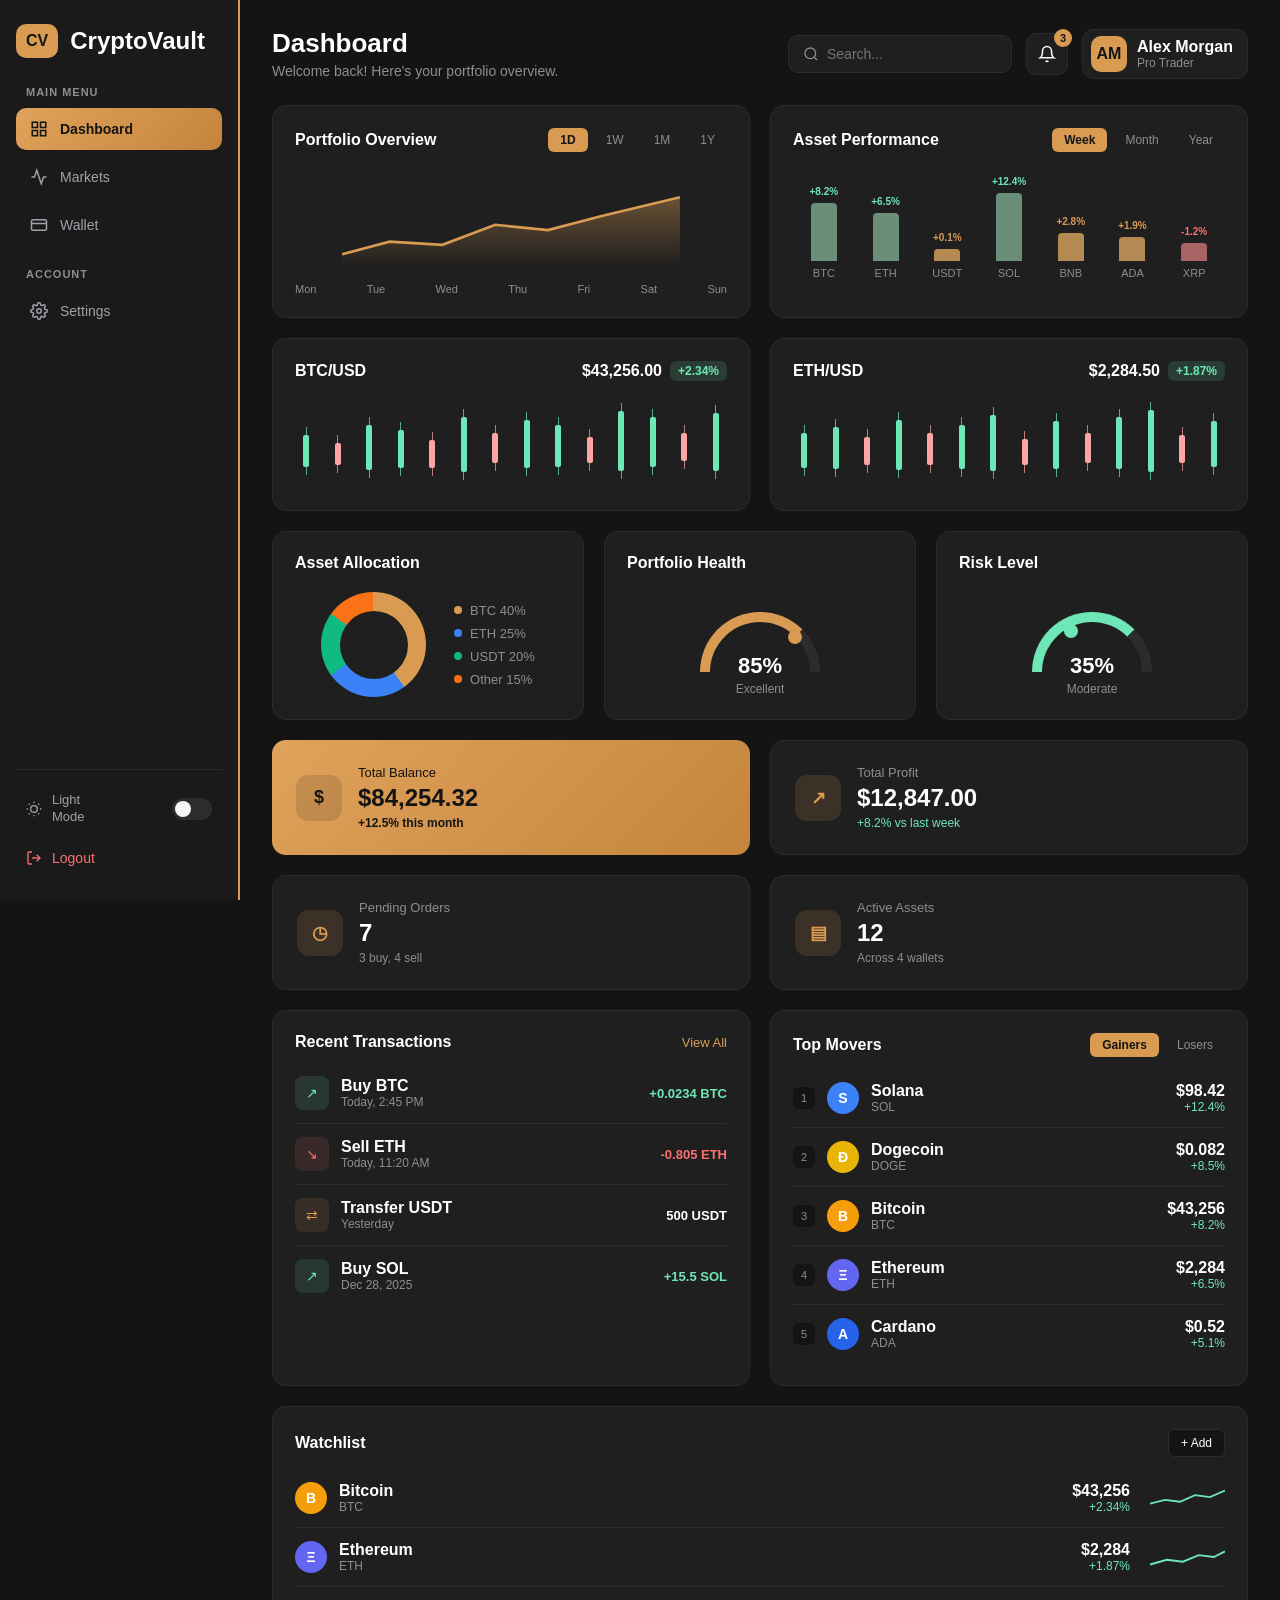
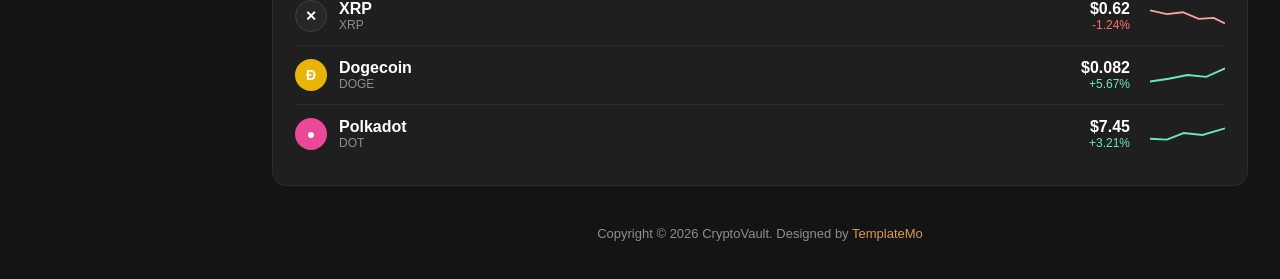
<file: index.html>
<!DOCTYPE html>
<html lang="en">
<head>
  <meta charset="UTF-8">
  <meta name="viewport" content="width=device-width, initial-scale=1.0">
  <title>Dashboard - CryptoVault</title>
  <link rel="stylesheet" href="style.css?v=3">
</head>
<body>
  <input type="checkbox" id="theme-toggle" class="theme-checkbox">
  <div class="app-container">
    <aside class="sidebar">
      <div>
        <div class="logo">
          <span class="logo-icon">CV</span>
          <h2>CryptoVault</h2>
        </div>
        <nav class="menu">
          <p class="menu-title">MAIN MENU</p>
          <a href="index.html" class="menu-item active">
            <svg width="18" height="18" viewBox="0 0 24 24" fill="none" stroke="currentColor" stroke-width="2"><rect x="3" y="3" width="7" height="7"/><rect x="14" y="3" width="7" height="7"/><rect x="14" y="14" width="7" height="7"/><rect x="3" y="14" width="7" height="7"/></svg>
            Dashboard
          </a>
          <a href="#" class="menu-item">
            <svg width="18" height="18" viewBox="0 0 24 24" fill="none" stroke="currentColor" stroke-width="2"><polyline points="22 12 18 12 15 21 9 3 6 12 2 12"/></svg>
            Markets
          </a>
          <a href="#" class="menu-item">
            <svg width="18" height="18" viewBox="0 0 24 24" fill="none" stroke="currentColor" stroke-width="2"><rect x="2" y="5" width="20" height="14" rx="2"/><line x1="2" y1="10" x2="22" y2="10"/></svg>
            Wallet
          </a>
          <p class="menu-title">ACCOUNT</p>
          <a href="settings.html" class="menu-item">
            <svg width="18" height="18" viewBox="0 0 24 24" fill="none" stroke="currentColor" stroke-width="2"><circle cx="12" cy="12" r="3"/><path d="M19.4 15a1.65 1.65 0 0 0 .33 1.82l.06.06a2 2 0 0 1 0 2.83 2 2 0 0 1-2.83 0l-.06-.06a1.65 1.65 0 0 0-1.82-.33 1.65 1.65 0 0 0-1 1.51V21a2 2 0 0 1-2 2 2 2 0 0 1-2-2v-.09A1.65 1.65 0 0 0 9 19.4a1.65 1.65 0 0 0-1.82.33l-.06.06a2 2 0 0 1-2.83 0 2 2 0 0 1 0-2.83l.06-.06a1.65 1.65 0 0 0 .33-1.82 1.65 1.65 0 0 0-1.51-1H3a2 2 0 0 1-2-2 2 2 0 0 1 2-2h.09A1.65 1.65 0 0 0 4.6 9a1.65 1.65 0 0 0-.33-1.82l-.06-.06a2 2 0 0 1 0-2.83 2 2 0 0 1 2.83 0l.06.06a1.65 1.65 0 0 0 1.82.33H9a1.65 1.65 0 0 0 1-1.51V3a2 2 0 0 1 2-2 2 2 0 0 1 2 2v.09a1.65 1.65 0 0 0 1 1.51 1.65 1.65 0 0 0 1.82-.33l.06-.06a2 2 0 0 1 2.83 0 2 2 0 0 1 0 2.83l-.06.06a1.65 1.65 0 0 0-.33 1.82V9a1.65 1.65 0 0 0 1.51 1H21a2 2 0 0 1 2 2 2 2 0 0 1-2 2h-.09a1.65 1.65 0 0 0-1.51 1z"/></svg>
            Settings
          </a>
        </nav>
      </div>
      <div class="sidebar-footer">
        <div class="sidebar-divider"></div>
        <label for="theme-toggle" class="theme-switch-row">
          <span class="theme-label">
            <svg width="16" height="16" viewBox="0 0 24 24" fill="none" stroke="currentColor" stroke-width="2"><circle cx="12" cy="12" r="5"/><line x1="12" y1="1" x2="12" y2="3"/><line x1="12" y1="21" x2="12" y2="23"/><line x1="4.22" y1="4.22" x2="5.64" y2="5.64"/><line x1="18.36" y1="18.36" x2="19.78" y2="19.78"/><line x1="1" y1="12" x2="3" y2="12"/><line x1="21" y1="12" x2="23" y2="12"/><line x1="4.22" y1="19.78" x2="5.64" y2="18.36"/><line x1="18.36" y1="5.64" x2="19.78" y2="4.22"/></svg>
            <span>Light<br>Mode</span>
          </span>
          <span class="toggle-pill"></span>
        </label>
        <a href="login.html" class="logout-link">
          <svg width="16" height="16" viewBox="0 0 24 24" fill="none" stroke="currentColor" stroke-width="2"><path d="M9 21H5a2 2 0 0 1-2-2V5a2 2 0 0 1 2-2h4"/><polyline points="16 17 21 12 16 7"/><line x1="21" y1="12" x2="9" y2="12"/></svg>
          Logout
        </a>
      </div>
    </aside>
    <div class="main-wrapper">
      <header class="topbar">
        <div class="welcome-text">
          <h1>Dashboard</h1>
          <p>Welcome back! Here's your portfolio overview.</p>
        </div>
        <div class="topbar-actions">
          <div class="search-wrap">
            <svg width="16" height="16" viewBox="0 0 24 24" fill="none" stroke="currentColor" stroke-width="2"><circle cx="11" cy="11" r="8"/><line x1="21" y1="21" x2="16.65" y2="16.65"/></svg>
            <input type="text" placeholder="Search..." class="search-input">
          </div>
          <button class="notif-btn">
            <svg width="18" height="18" viewBox="0 0 24 24" fill="none" stroke="currentColor" stroke-width="2"><path d="M18 8A6 6 0 0 0 6 8c0 7-3 9-3 9h18s-3-2-3-9"/><path d="M13.73 21a2 2 0 0 1-3.46 0"/></svg>
            <span class="notif-dot">3</span>
          </button>
          <div class="user-profile">
            <span class="avatar">AM</span>
            <div>
              <strong>Alex Morgan</strong>
              <small>Pro Trader</small>
            </div>
          </div>
        </div>
      </header>

      <main class="dashboard-content">
        <section class="overview-grid">
          <div class="card">
            <div class="section-head">
              <h4>Portfolio Overview</h4>
              <div class="pill-tabs">
                <span class="pill active">1D</span><span class="pill">1W</span><span class="pill">1M</span><span class="pill">1Y</span>
              </div>
            </div>
            <div class="area-chart-wrap">
              <svg viewBox="0 0 320 90" class="area-svg">
                <defs>
                  <linearGradient id="goldGrad" x1="0" y1="0" x2="0" y2="1">
                    <stop offset="0%" stop-color="#d99b52" stop-opacity="0.4"/>
                    <stop offset="100%" stop-color="#d99b52" stop-opacity="0"/>
                  </linearGradient>
                </defs>
                <polygon fill="url(#goldGrad)" points="0,78 45,66 95,69 145,50 195,55 245,42 320,24 320,90 0,90"/>
                <polyline fill="none" stroke="#d99b52" stroke-width="2.5" points="0,78 45,66 95,69 145,50 195,55 245,42 320,24"/>
              </svg>
            </div>
            <div class="chart-days"><span>Mon</span><span>Tue</span><span>Wed</span><span>Thu</span><span>Fri</span><span>Sat</span><span>Sun</span></div>
          </div>

          <div class="card">
            <div class="section-head">
              <h4>Asset Performance</h4>
              <div class="pill-tabs">
                <span class="pill active">Week</span><span class="pill">Month</span><span class="pill">Year</span>
              </div>
            </div>
            <div class="perf-bars">
              <div class="perf-col"><small class="pos-txt">+8.2%</small><div class="p-bar b-green" style="height: 58px;"></div><span>BTC</span></div>
              <div class="perf-col"><small class="pos-txt">+6.5%</small><div class="p-bar b-green" style="height: 48px;"></div><span>ETH</span></div>
              <div class="perf-col"><small class="neu-txt">+0.1%</small><div class="p-bar b-gold" style="height: 12px;"></div><span>USDT</span></div>
              <div class="perf-col"><small class="pos-txt">+12.4%</small><div class="p-bar b-green" style="height: 68px;"></div><span>SOL</span></div>
              <div class="perf-col"><small class="neu-txt">+2.8%</small><div class="p-bar b-gold" style="height: 28px;"></div><span>BNB</span></div>
              <div class="perf-col"><small class="neu-txt">+1.9%</small><div class="p-bar b-gold" style="height: 24px;"></div><span>ADA</span></div>
              <div class="perf-col"><small class="neg-txt">-1.2%</small><div class="p-bar b-red" style="height: 18px;"></div><span>XRP</span></div>
            </div>
          </div>
        </section>

        <section class="crypto-grid">
          <div class="card crypto-card">
            <div class="crypto-header">
              <h4>BTC/USD</h4>
              <div class="crypto-price-box"><span class="price-val">$43,256.00</span><span class="badge-pos">+2.34%</span></div>
            </div>
            <div class="candlestick-chart">
              <div class="candle green" style="--h: 32px; --mt: 30px;"></div>
              <div class="candle red" style="--h: 22px; --mt: 38px;"></div>
              <div class="candle green" style="--h: 45px; --mt: 20px;"></div>
              <div class="candle green" style="--h: 38px; --mt: 25px;"></div>
              <div class="candle red" style="--h: 28px; --mt: 35px;"></div>
              <div class="candle green" style="--h: 55px; --mt: 12px;"></div>
              <div class="candle red" style="--h: 30px; --mt: 28px;"></div>
              <div class="candle green" style="--h: 48px; --mt: 15px;"></div>
              <div class="candle green" style="--h: 42px; --mt: 20px;"></div>
              <div class="candle red" style="--h: 26px; --mt: 32px;"></div>
              <div class="candle green" style="--h: 60px; --mt: 6px;"></div>
              <div class="candle green" style="--h: 50px; --mt: 12px;"></div>
              <div class="candle red" style="--h: 28px; --mt: 28px;"></div>
              <div class="candle green" style="--h: 58px; --mt: 8px;"></div>
            </div>
          </div>

          <div class="card crypto-card">
            <div class="crypto-header">
              <h4>ETH/USD</h4>
              <div class="crypto-price-box"><span class="price-val">$2,284.50</span><span class="badge-pos">+1.87%</span></div>
            </div>
            <div class="candlestick-chart">
              <div class="candle green" style="--h: 35px; --mt: 28px;"></div>
              <div class="candle green" style="--h: 42px; --mt: 22px;"></div>
              <div class="candle red" style="--h: 28px; --mt: 32px;"></div>
              <div class="candle green" style="--h: 50px; --mt: 15px;"></div>
              <div class="candle red" style="--h: 32px; --mt: 28px;"></div>
              <div class="candle green" style="--h: 44px; --mt: 20px;"></div>
              <div class="candle green" style="--h: 56px; --mt: 10px;"></div>
              <div class="candle red" style="--h: 26px; --mt: 34px;"></div>
              <div class="candle green" style="--h: 48px; --mt: 16px;"></div>
              <div class="candle red" style="--h: 30px; --mt: 28px;"></div>
              <div class="candle green" style="--h: 52px; --mt: 12px;"></div>
              <div class="candle green" style="--h: 62px; --mt: 5px;"></div>
              <div class="candle red" style="--h: 28px; --mt: 30px;"></div>
              <div class="candle green" style="--h: 46px; --mt: 16px;"></div>
            </div>
          </div>
        </section>
        <section class="bottom-grid">
          <div class="card">
            <h4>Asset Allocation</h4>
            <div class="allocation-body">
              <div class="donut-chart"></div>
              <ul class="allocation-legend">
                <li><span class="dot c-btc"></span> BTC 40%</li>
                <li><span class="dot c-eth"></span> ETH 25%</li>
                <li><span class="dot c-usdt"></span> USDT 20%</li>
                <li><span class="dot c-other"></span> Other 15%</li>
              </ul>
            </div>
          </div>
          <div class="card center-card">
            <h4 class="self-start">Portfolio Health</h4>
            <div class="gauge-wrap">
              <div class="gauge-arc health-arc"><span class="gauge-knob health-knob"></span></div>
              <div class="gauge-text"><strong>85%</strong><small>Excellent</small></div>
            </div>
          </div>
          <div class="card center-card">
            <h4 class="self-start">Risk Level</h4>
            <div class="gauge-wrap">
              <div class="gauge-arc risk-arc"><span class="gauge-knob risk-knob"></span></div>
              <div class="gauge-text"><strong>35%</strong><small>Moderate</small></div>
            </div>
          </div>
        </section>

        <section class="stats-grid-2x2">
          <div class="card stat-card highlight-card">
            <div class="stat-icon dark-tint">$</div>
            <div class="stat-info"><span>Total Balance</span><h3>$84,254.32</h3><small>+12.5% this month</small></div>
          </div>
          <div class="card stat-card">
            <div class="stat-icon accent-tint">↗</div>
            <div class="stat-info"><span>Total Profit</span><h3>$12,847.00</h3><small class="positive">+8.2% vs last week</small></div>
          </div>
          <div class="card stat-card">
            <div class="stat-icon accent-tint">◷</div>
            <div class="stat-info"><span>Pending Orders</span><h3>7</h3><small>3 buy, 4 sell</small></div>
          </div>
          <div class="card stat-card">
            <div class="stat-icon accent-tint">▤</div>
            <div class="stat-info"><span>Active Assets</span><h3>12</h3><small>Across 4 wallets</small></div>
          </div>
        </section>

        <section class="activity-grid">
          <div class="card">
            <div class="section-head"><h4>Recent Transactions</h4><a href="#" class="view-all">View All</a></div>
            <div class="tx-list">
              <div class="tx-item">
                <div class="tx-left"><span class="tx-icon buy">↗</span><div><strong>Buy BTC</strong><small>Today, 2:45 PM</small></div></div>
                <span class="tx-amount positive">+0.0234 BTC</span>
              </div>
              <div class="tx-item">
                <div class="tx-left"><span class="tx-icon sell">↘</span><div><strong>Sell ETH</strong><small>Today, 11:20 AM</small></div></div>
                <span class="tx-amount negative">-0.805 ETH</span>
              </div>
              <div class="tx-item">
                <div class="tx-left"><span class="tx-icon transfer">⇄</span><div><strong>Transfer USDT</strong><small>Yesterday</small></div></div>
                <span class="tx-amount">500 USDT</span>
              </div>
              <div class="tx-item">
                <div class="tx-left"><span class="tx-icon buy">↗</span><div><strong>Buy SOL</strong><small>Dec 28, 2025</small></div></div>
                <span class="tx-amount positive">+15.5 SOL</span>
              </div>
            </div>
          </div>

          <div class="card">
            <div class="section-head">
              <h4>Top Movers</h4>
              <div class="pill-tabs"><span class="pill active">Gainers</span><span class="pill">Losers</span></div>
            </div>
            <div class="movers-list">
              <div class="mover-item">
                <div class="mover-left"><span class="rank">1</span><span class="coin-badge sol">S</span><div><strong>Solana</strong><small>SOL</small></div></div>
                <div class="mover-right"><strong>$98.42</strong><small class="positive">+12.4%</small></div>
              </div>
              <div class="mover-item">
                <div class="mover-left"><span class="rank">2</span><span class="coin-badge doge">Ð</span><div><strong>Dogecoin</strong><small>DOGE</small></div></div>
                <div class="mover-right"><strong>$0.082</strong><small class="positive">+8.5%</small></div>
              </div>
              <div class="mover-item">
                <div class="mover-left"><span class="rank">3</span><span class="coin-badge btc">B</span><div><strong>Bitcoin</strong><small>BTC</small></div></div>
                <div class="mover-right"><strong>$43,256</strong><small class="positive">+8.2%</small></div>
              </div>
              <div class="mover-item">
                <div class="mover-left"><span class="rank">4</span><span class="coin-badge eth">Ξ</span><div><strong>Ethereum</strong><small>ETH</small></div></div>
                <div class="mover-right"><strong>$2,284</strong><small class="positive">+6.5%</small></div>
              </div>
              <div class="mover-item">
                <div class="mover-left"><span class="rank">5</span><span class="coin-badge ada">A</span><div><strong>Cardano</strong><small>ADA</small></div></div>
                <div class="mover-right"><strong>$0.52</strong><small class="positive">+5.1%</small></div>
              </div>
            </div>
          </div>
        </section>

        <section class="card">
          <div class="section-head"><h4>Watchlist</h4><button class="add-btn">+ Add</button></div>
          <div class="watchlist">
            <div class="watch-row">
              <div class="watch-coin"><span class="coin-badge btc">B</span><div><strong>Bitcoin</strong><small>BTC</small></div></div>
              <div class="watch-right">
                <div class="watch-price"><strong>$43,256</strong><small class="positive">+2.34%</small></div>
                <svg class="sparkline pos" viewBox="0 0 80 24"><polyline fill="none" stroke-width="2" points="0,18 16,14 32,16 48,9 64,11 80,4"/></svg>
              </div>
            </div>
            <div class="watch-row">
              <div class="watch-coin"><span class="coin-badge eth">Ξ</span><div><strong>Ethereum</strong><small>ETH</small></div></div>
              <div class="watch-right">
                <div class="watch-price"><strong>$2,284</strong><small class="positive">+1.87%</small></div>
                <svg class="sparkline pos" viewBox="0 0 80 24"><polyline fill="none" stroke-width="2" points="0,20 18,15 35,17 52,10 68,12 80,6"/></svg>
              </div>
            </div>
            <div class="watch-row">
              <div class="watch-coin"><span class="coin-badge xrp">✕</span><div><strong>XRP</strong><small>XRP</small></div></div>
              <div class="watch-right">
                <div class="watch-price"><strong>$0.62</strong><small class="negative">-1.24%</small></div>
                <svg class="sparkline neg" viewBox="0 0 80 24"><polyline fill="none" stroke-width="2" points="0,6 18,10 35,8 52,15 68,14 80,20"/></svg>
              </div>
            </div>
            <div class="watch-row">
              <div class="watch-coin"><span class="coin-badge doge">Ð</span><div><strong>Dogecoin</strong><small>DOGE</small></div></div>
              <div class="watch-right">
                <div class="watch-price"><strong>$0.082</strong><small class="positive">+5.67%</small></div>
                <svg class="sparkline pos" viewBox="0 0 80 24"><polyline fill="none" stroke-width="2" points="0,19 20,16 40,12 60,14 80,5"/></svg>
              </div>
            </div>
            <div class="watch-row">
              <div class="watch-coin"><span class="coin-badge dot">●</span><div><strong>Polkadot</strong><small>DOT</small></div></div>
              <div class="watch-right">
                <div class="watch-price"><strong>$7.45</strong><small class="positive">+3.21%</small></div>
                <svg class="sparkline pos" viewBox="0 0 80 24"><polyline fill="none" stroke-width="2" points="0,17 18,18 36,11 56,13 80,6"/></svg>
              </div>
            </div>
          </div>
        </section>

        <footer class="main-footer">Copyright © 2026 CryptoVault. Designed by <span>TemplateMo</span></footer>
      </main>
    </div>
  </div>
</body>
</html>
</file>
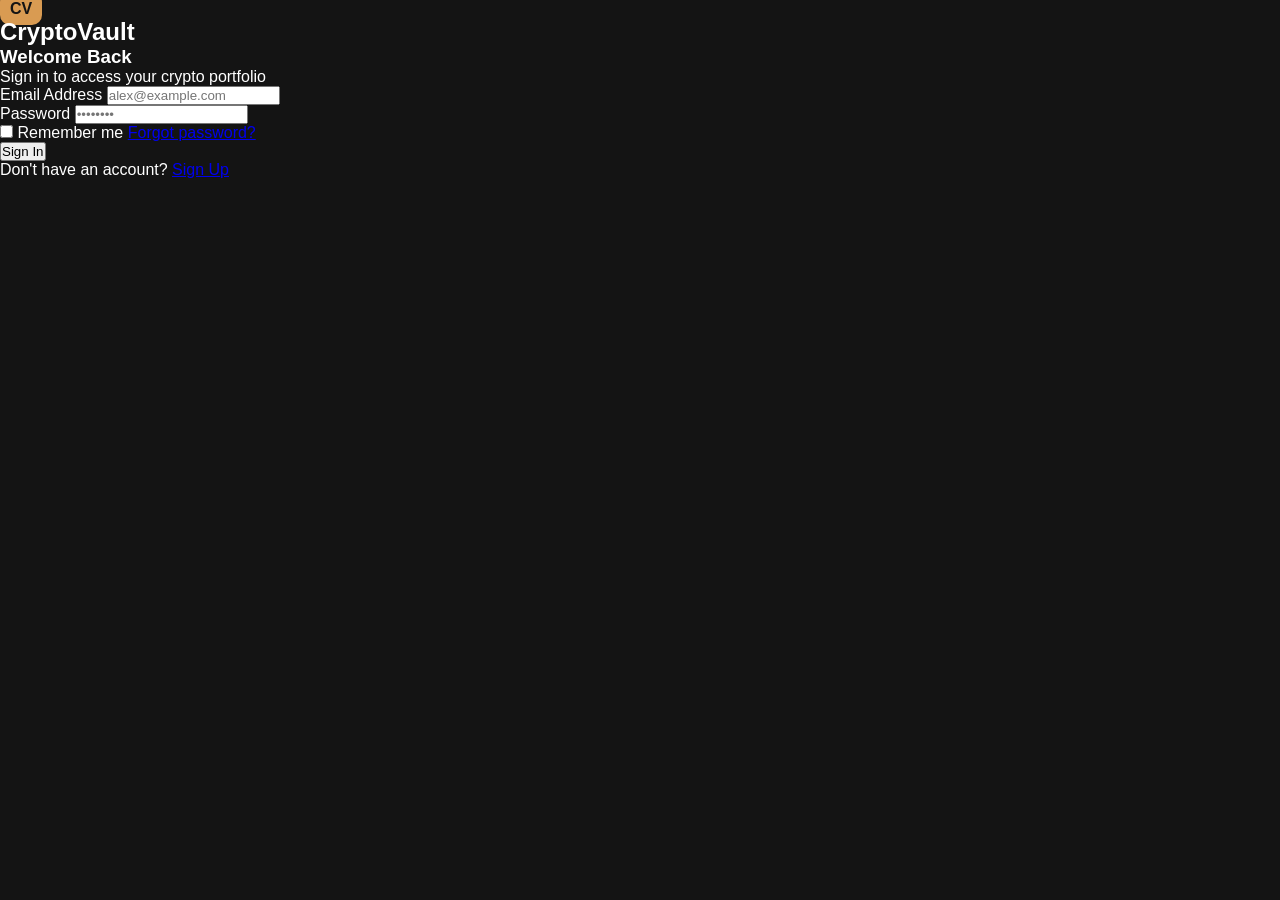
<file: login.html>
<!DOCTYPE html>
<html lang="en">
<head>
  <meta charset="UTF-8">
  <meta name="viewport" content="width=device-width, initial-scale=1.0">
  <title>CryptoVault - Sign In</title>
  <link rel="stylesheet" href="style.css">
</head>
<body class="auth-body">

  <div class="auth-card">
    <div class="auth-logo">
      <span class="logo-icon">CV</span>
      <h2>CryptoVault</h2>
    </div>

    <div class="auth-header">
      <h3>Welcome Back</h3>
      <p>Sign in to access your crypto portfolio</p>
    </div>

    <!-- نموذج تسجيل الدخول مع التحقق HTML5 -->
    <form action="index.html" class="auth-form">
      <div class="form-group">
        <label>Email Address</label>
        <input type="email" placeholder="alex@example.com" required class="auth-input">
      </div>

      <div class="form-group">
        <label>Password</label>
        <input type="password" placeholder="••••••••" minlength="6" required class="auth-input">
      </div>

      <div class="auth-options">
        <label class="remember-label">
          <input type="checkbox"> Remember me
        </label>
        <a href="#" class="auth-link">Forgot password?</a>
      </div>

      <button type="submit" class="btn-primary full-width">Sign In</button>
    </form>

    <p class="auth-footer">
      Don't have an account? <a href="signup.html" class="auth-link">Sign Up</a>
    </p>
  </div>

</body>
</html>
</file>
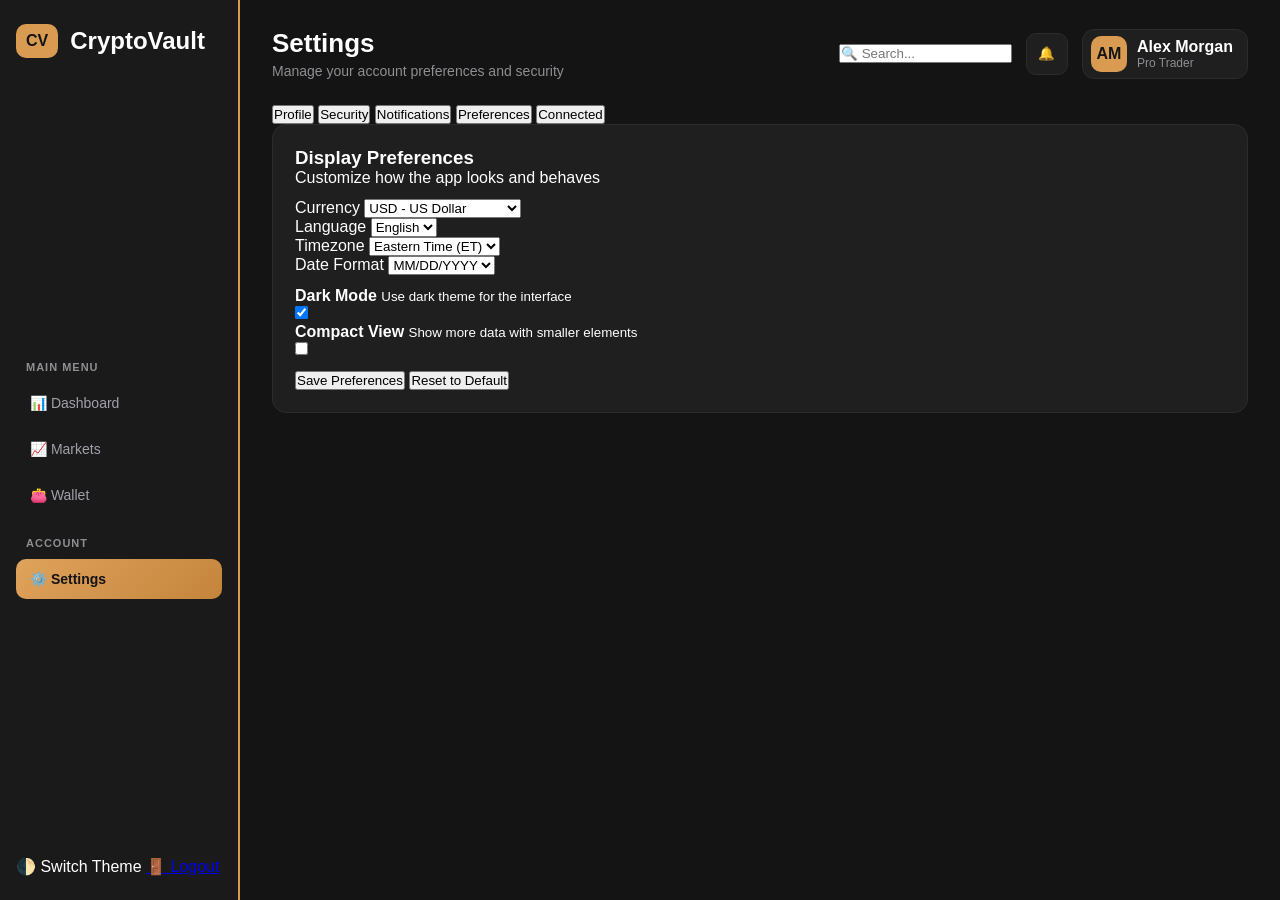
<file: settings.html>
<!DOCTYPE html>
<html lang="en">
<head>
  <meta charset="UTF-8">
  <meta name="viewport" content="width=device-width, initial-scale=1.0">
  <title>CryptoVault - Settings</title>
  <link rel="stylesheet" href="style.css">
</head>
<body>

  <input type="checkbox" id="theme-toggle" class="theme-checkbox">

  <div class="app-container">
    
    <!-- نفس القائمة الجانبية -->
    <aside class="sidebar">
      <div class="logo">
        <span class="logo-icon">CV</span>
        <h2>CryptoVault</h2>
      </div>

      <nav class="menu">
        <p class="menu-title">MAIN MENU</p>
        <a href="index.html" class="menu-item">📊 Dashboard</a>
        <a href="#" class="menu-item">📈 Markets</a>
        <a href="#" class="menu-item">👛 Wallet</a>

        <p class="menu-title">ACCOUNT</p>
        <a href="settings.html" class="menu-item active">⚙️ Settings</a>
      </nav>

      <div class="sidebar-footer">
        <label for="theme-toggle" class="theme-btn">🌓 Switch Theme</label>
        <a href="login.html" class="logout-btn">🚪 Logout</a>
      </div>
    </aside>

    <!-- المحتوى الرئيسي للإعدادات -->
    <div class="main-wrapper">
      
      <header class="topbar">
        <div class="welcome-text">
          <h1>Settings</h1>
          <p>Manage your account preferences and security</p>
        </div>

        <div class="topbar-actions">
          <input type="text" placeholder="🔍 Search..." class="search-box">
          <button class="notif-btn">🔔</button>
          <div class="user-profile">
            <span class="avatar">AM</span>
            <div>
              <strong>Alex Morgan</strong>
              <small>Pro Trader</small>
            </div>
          </div>
        </div>
      </header>

      <main class="settings-content">
        
        <!-- شريط التبويبات العلوي -->
        <div class="settings-tabs">
          <button class="tab-btn">Profile</button>
          <button class="tab-btn">Security</button>
          <button class="tab-btn">Notifications</button>
          <button class="tab-btn active">Preferences</button>
          <button class="tab-btn">Connected</button>
        </div>

        <!-- بطاقة إعدادات العرض -->
        <div class="card settings-card">
          <div class="settings-header">
            <h3>Display Preferences</h3>
            <span>Customize how the app looks and behaves</span>
          </div>

          <!-- القوائم المنسدلة الأربعة -->
          <div class="form-grid">
            <div class="form-group">
              <label>Currency</label>
              <select class="form-select">
                <option>USD - US Dollar</option>
                <option>EUR - Euro</option>
                <option>EGP - Egyptian Pound</option>
              </select>
            </div>

            <div class="form-group">
              <label>Language</label>
              <select class="form-select">
                <option>English</option>
                <option>Arabic</option>
                <option>French</option>
              </select>
            </div>

            <div class="form-group">
              <label>Timezone</label>
              <select class="form-select">
                <option>Eastern Time (ET)</option>
                <option>Cairo Time (EET)</option>
                <option>London (GMT)</option>
              </select>
            </div>

            <div class="form-group">
              <label>Date Format</label>
              <select class="form-select">
                <option>MM/DD/YYYY</option>
                <option>DD/MM/YYYY</option>
                <option>YYYY-MM-DD</option>
              </select>
            </div>
          </div>

          <!-- أزرار التبديل (Toggles) -->
          <div class="toggle-list">
            <div class="toggle-item">
              <div>
                <strong>Dark Mode</strong>
                <small>Use dark theme for the interface</small>
              </div>
              <input type="checkbox" checked class="switch-input">
            </div>

            <div class="toggle-item">
              <div>
                <strong>Compact View</strong>
                <small>Show more data with smaller elements</small>
              </div>
              <input type="checkbox" class="switch-input">
            </div>
          </div>

          <!-- أزرار الحفظ وإعادة الضبط -->
          <div class="settings-actions">
            <button class="btn-primary">Save Preferences</button>
            <button class="btn-secondary">Reset to Default</button>
          </div>
        </div>

      </main>
    </div>

  </div>
</body>
</html>
</file>
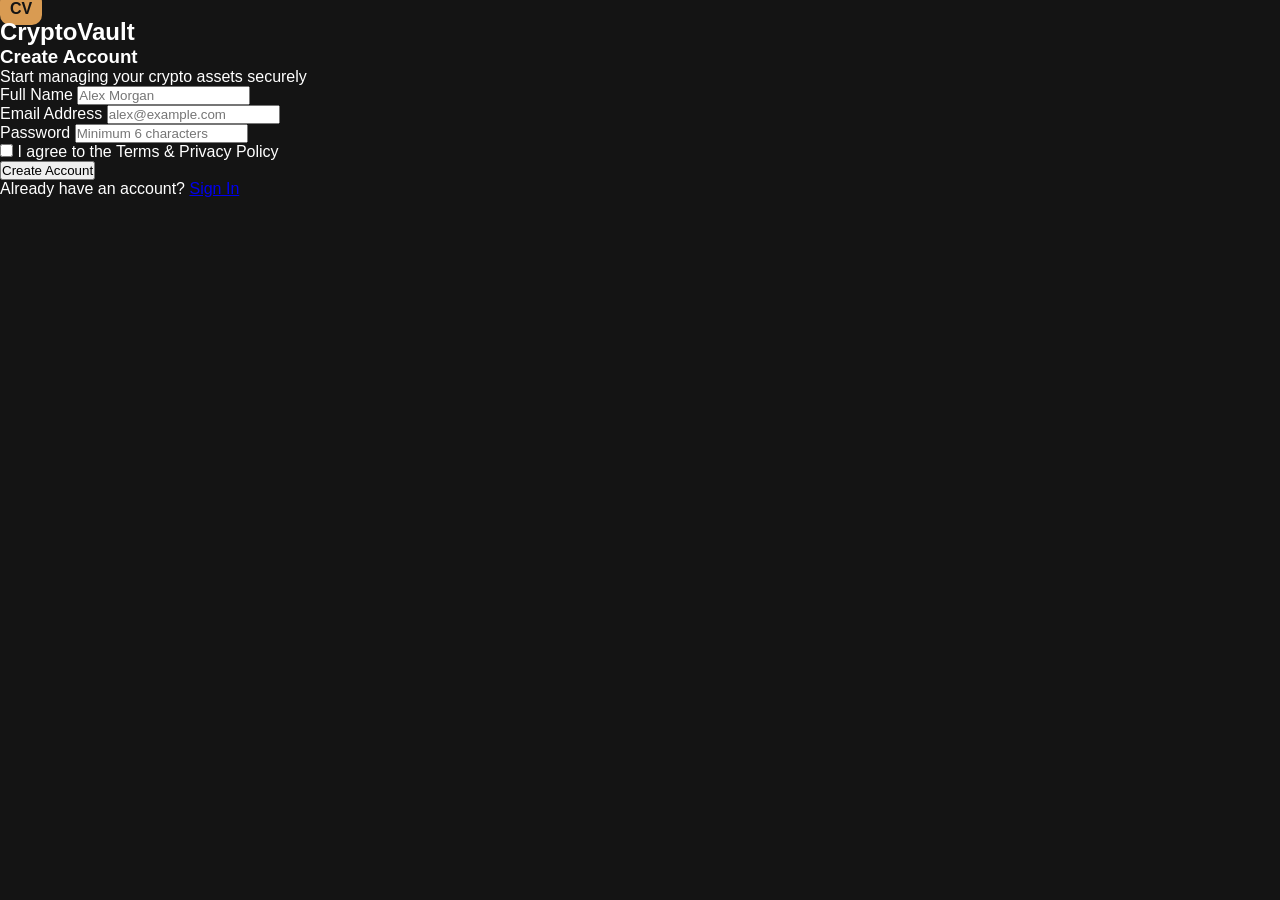
<file: signup.html>
<!DOCTYPE html>
<html lang="en">
<head>
  <meta charset="UTF-8">
  <meta name="viewport" content="width=device-width, initial-scale=1.0">
  <title>CryptoVault - Sign Up</title>
  <link rel="stylesheet" href="style.css">
</head>
<body class="auth-body">

  <div class="auth-card">
    <div class="auth-logo">
      <span class="logo-icon">CV</span>
      <h2>CryptoVault</h2>
    </div>

    <div class="auth-header">
      <h3>Create Account</h3>
      <p>Start managing your crypto assets securely</p>
    </div>

    <!-- نموذج إنشاء حساب مع التحقق HTML5 -->
    <form action="index.html" class="auth-form">
      <div class="form-group">
        <label>Full Name</label>
        <input type="text" placeholder="Alex Morgan" minlength="3" required class="auth-input">
      </div>

      <div class="form-group">
        <label>Email Address</label>
        <input type="email" placeholder="alex@example.com" required class="auth-input">
      </div>

      <div class="form-group">
        <label>Password</label>
        <input type="password" placeholder="Minimum 6 characters" minlength="6" required class="auth-input">
      </div>

      <div class="auth-options">
        <label class="remember-label">
          <input type="checkbox" required> I agree to the Terms & Privacy Policy
        </label>
      </div>

      <button type="submit" class="btn-primary full-width">Create Account</button>
    </form>

    <p class="auth-footer">
      Already have an account? <a href="login.html" class="auth-link">Sign In</a>
    </p>
  </div>

</body>
</html>
</file>
<file: style.css>
:root {
  --bg-main: #141414;
  --bg-sidebar: #1a1a1a;
  --bg-card: #1f1f1f;
  --text-main: #ffffff;
  --text-muted: #8e8e93;
  --accent: #d99b52;
  --border-color: #2c2c2e;
  --positive: #6ee7b7;
  --negative: #f87171;
}

.theme-checkbox { display: none; }

.theme-checkbox:checked ~ .app-container {
  --bg-main: #f3f4f6;
  --bg-sidebar: #ffffff;
  --bg-card: #ffffff;
  --text-main: #111827;
  --text-muted: #6b7280;
  --border-color: #e5e7eb;
}

* { margin: 0; padding: 0; box-sizing: border-box; font-family: 'Segoe UI', Tahoma, Geneva, Verdana, sans-serif; }
body { background-color: var(--bg-main); color: var(--text-main); overflow-x: hidden; }
.app-container { display: flex; min-height: 100vh; background-color: var(--bg-main); color: var(--text-main); transition: 0.3s; }

.sidebar {
  width: 240px; position: fixed; top: 0; left: 0; bottom: 0;
  background-color: var(--bg-sidebar); border-right: 2px solid var(--accent);
  padding: 24px 16px; display: flex; flex-direction: column; justify-content: space-between; z-index: 100;
}

.logo { display: flex; align-items: center; gap: 12px; margin-bottom: 28px; }
.logo-icon { background-color: var(--accent); color: #141414; font-weight: 800; padding: 8px 10px; border-radius: 10px; }
.menu-title { font-size: 11px; color: var(--text-muted); margin: 22px 0 10px 10px; letter-spacing: 1px; font-weight: 600; }

.menu-item {
  display: flex; align-items: center; gap: 12px; padding: 12px 14px;
  color: #a1a1aa; text-decoration: none; border-radius: 10px; margin-bottom: 6px; font-size: 14px; transition: 0.2s;
}
.menu-item:hover { background-color: #27272a; color: #ffffff; }
.menu-item.active { background: linear-gradient(135deg, #e0a35c, #c4843c); color: #141414; font-weight: 700; }

.sidebar-divider { height: 1px; background-color: var(--border-color); margin-bottom: 14px; }
.theme-switch-row { display: flex; justify-content: space-between; align-items: center; padding: 8px 10px; color: #a1a1aa; font-size: 13px; cursor: pointer; }
.theme-label { display: flex; align-items: center; gap: 10px; line-height: 1.3; }
.toggle-pill { width: 40px; height: 22px; background-color: #2c2c2e; border-radius: 999px; position: relative; transition: 0.3s; }
.toggle-pill::after { content: ""; width: 16px; height: 16px; background: #f5f5f4; border-radius: 50%; position: absolute; top: 3px; left: 3px; transition: 0.3s; }
.theme-checkbox:checked ~ .app-container .toggle-pill { background-color: var(--accent); }
.theme-checkbox:checked ~ .app-container .toggle-pill::after { left: 21px; }
.logout-link { display: flex; align-items: center; gap: 10px; padding: 10px 10px; color: #f87171; text-decoration: none; font-size: 14px; margin-top: 6px; }

.main-wrapper { margin-left: 240px; flex: 1; padding: 28px 32px; width: calc(100% - 240px); }
.topbar { display: flex; justify-content: space-between; align-items: center; flex-wrap: wrap; gap: 16px; margin-bottom: 26px; }
.welcome-text h1 { font-size: 26px; font-weight: 700; }
.welcome-text p { color: var(--text-muted); font-size: 14px; margin-top: 4px; }
.topbar-actions { display: flex; align-items: center; gap: 14px; }
.search-wrap { display: flex; align-items: center; gap: 8px; background-color: var(--bg-card); border: 1px solid var(--border-color); padding: 10px 14px; border-radius: 10px; color: var(--text-muted); }
.search-input { background: transparent; border: none; outline: none; color: var(--text-main); font-size: 14px; width: 170px; }
.notif-btn { position: relative; background-color: var(--bg-card); border: 1px solid var(--border-color); color: var(--text-main); width: 42px; height: 42px; border-radius: 10px; display: flex; align-items: center; justify-content: center; cursor: pointer; }
.notif-dot { position: absolute; top: -5px; right: -5px; background-color: var(--accent); color: #141414; font-size: 11px; font-weight: bold; width: 18px; height: 18px; border-radius: 50%; display: flex; align-items: center; justify-content: center; }
.user-profile { display: flex; align-items: center; gap: 10px; background-color: var(--bg-card); border: 1px solid var(--border-color); padding: 6px 14px 6px 8px; border-radius: 12px; }
.avatar { background-color: var(--accent); color: #141414; font-weight: 800; width: 36px; height: 36px; border-radius: 10px; display: flex; align-items: center; justify-content: center; }
.user-profile small { display: block; color: var(--text-muted); font-size: 12px; }

.dashboard-content { display: grid; gap: 20px; }
.overview-grid, .crypto-grid, .stats-grid-2x2, .activity-grid { display: grid; grid-template-columns: repeat(2, 1fr); gap: 20px; }
.bottom-grid { display: grid; grid-template-columns: repeat(3, 1fr); gap: 20px; }
.card { background-color: var(--bg-card); border: 1px solid var(--border-color); border-radius: 14px; padding: 22px; display: flex; flex-direction: column; gap: 12px; }
.section-head { display: flex; justify-content: space-between; align-items: center; }
.pill-tabs { display: flex; gap: 6px; }
.pill { padding: 5px 12px; border-radius: 6px; font-size: 12px; color: var(--text-muted); cursor: pointer; }
.pill.active { background-color: var(--accent); color: #141414; font-weight: 700; }

.area-chart-wrap { height: 95px; margin-top: 8px; }
.area-svg { width: 100%; height: 100%; }
.chart-days { display: flex; justify-content: space-between; color: var(--text-muted); font-size: 11px; padding-top: 4px; }
.perf-bars { display: flex; justify-content: space-between; align-items: flex-end; height: 115px; padding-top: 10px; }
.perf-col { display: flex; flex-direction: column; align-items: center; gap: 6px; flex: 1; }
.perf-col small { font-size: 10px; font-weight: 600; }
.perf-col span { font-size: 11px; color: var(--text-muted); }
.pos-txt { color: #6ee7b7; } .neu-txt { color: #d99b52; } .neg-txt { color: #f87171; }
.p-bar { width: 26px; border-radius: 4px 4px 0 0; }
.b-green { background-color: #6b8e78; } .b-gold { background-color: #b58952; } .b-red { background-color: #a86464; }
.crypto-header { display: flex; justify-content: space-between; align-items: center; }
.crypto-price-box { display: flex; align-items: center; gap: 8px; }
.price-val { font-weight: 700; font-size: 16px; }
.badge-pos { background: rgba(110, 231, 183, 0.15); color: var(--positive); padding: 3px 8px; border-radius: 6px; font-size: 12px; font-weight: 600; }
.candlestick-chart { display: flex; justify-content: space-between; align-items: flex-start; height: 95px; padding: 12px 8px 0; }
.candle { width: 6px; height: var(--h); margin-top: var(--mt); border-radius: 2px; position: relative; }
.candle::before { content: ""; position: absolute; width: 1px; height: calc(100% + 16px); top: -8px; left: 2.5px; background: currentColor; opacity: 0.7; }
.candle.green { background-color: #6ee7b7; color: #6ee7b7; }
.candle.red { background-color: #fca5a5; color: #fca5a5; }

.allocation-body { display: flex; align-items: center; justify-content: center; gap: 28px; margin-top: 8px; }
.donut-chart { width: 105px; height: 105px; border-radius: 50%; background: conic-gradient(#d99b52 0% 40%, #3b82f6 40% 65%, #10b981 65% 85%, #f97316 85% 100%); display: flex; align-items: center; justify-content: center; }
.donut-chart::after { content: ""; width: 68px; height: 68px; background-color: var(--bg-card); border-radius: 50%; }
.allocation-legend { list-style: none; display: flex; flex-direction: column; gap: 8px; font-size: 13px; color: var(--text-muted); }
.allocation-legend li { display: flex; align-items: center; gap: 8px; }
.dot { width: 8px; height: 8px; border-radius: 50%; }
.c-btc { background: #d99b52; } .c-eth { background: #3b82f6; } .c-usdt { background: #10b981; } .c-other { background: #f97316; }

.center-card { align-items: center; justify-content: space-between; }
.self-start { align-self: flex-start; }
.gauge-wrap { position: relative; width: 130px; height: 85px; display: flex; flex-direction: column; align-items: center; justify-content: flex-end; margin-top: 8px; }
.gauge-arc { position: absolute; top: 0; width: 120px; height: 60px; border-radius: 120px 120px 0 0; border: 10px solid #2c2c2e; border-bottom: none; }
.health-arc { border-top-color: #d99b52; border-left-color: #d99b52; }
.risk-arc { border-top-color: #6ee7b7; border-left-color: #6ee7b7; }
.gauge-knob { position: absolute; width: 14px; height: 14px; border-radius: 50%; }
.health-knob { background: #d99b52; top: 8px; right: 8px; }
.risk-knob { background: #6ee7b7; top: 2px; left: 22px; }
.gauge-text { text-align: center; }
.gauge-text strong { display: block; font-size: 22px; }
.gauge-text small { color: var(--text-muted); font-size: 12px; }

.stat-card { flex-direction: row; align-items: center; gap: 16px; padding: 24px; }
.highlight-card { background: linear-gradient(135deg, #e0a35c, #c4843c); border: none; }
.highlight-card span, .highlight-card h3, .highlight-card small { color: #141414 !important; }
.highlight-card small { font-weight: 700; }
.stat-icon { width: 46px; height: 46px; border-radius: 12px; display: flex; align-items: center; justify-content: center; font-size: 18px; font-weight: bold; flex-shrink: 0; }
.stat-icon.dark-tint { background: rgba(0, 0, 0, 0.12); color: #141414; }
.stat-icon.accent-tint { background: rgba(217, 155, 82, 0.15); color: var(--accent); }
.stat-info { display: flex; flex-direction: column; gap: 4px; }
.stat-info span { color: var(--text-muted); font-size: 13px; }
.stat-info h3 { font-size: 24px; }
.stat-info small { font-size: 12px; color: var(--text-muted); }
.positive { color: var(--positive) !important; }
.negative { color: var(--negative) !important; }

.view-all { color: var(--accent); font-size: 13px; text-decoration: none; }
.tx-item, .mover-item, .watch-row { display: flex; justify-content: space-between; align-items: center; padding: 13px 0; border-bottom: 1px solid var(--border-color); }
.tx-item:last-child, .mover-item:last-child, .watch-row:last-child { border-bottom: none; }
.tx-left, .mover-left, .watch-coin { display: flex; align-items: center; gap: 12px; }
.tx-left small, .mover-left small, .watch-coin small { display: block; color: var(--text-muted); font-size: 12px; }
.tx-icon { width: 34px; height: 34px; border-radius: 8px; display: flex; align-items: center; justify-content: center; font-size: 14px; }
.tx-icon.buy { background: rgba(110, 231, 183, 0.12); color: var(--positive); }
.tx-icon.sell { background: rgba(248, 113, 113, 0.12); color: var(--negative); }
.tx-icon.transfer { background: rgba(217, 155, 82, 0.12); color: var(--accent); }
.tx-amount { font-weight: 600; font-size: 13px; }

.rank { width: 22px; height: 22px; border-radius: 6px; background: var(--bg-main); color: var(--text-muted); font-size: 11px; display: flex; align-items: center; justify-content: center; }
.coin-badge { width: 32px; height: 32px; border-radius: 50%; display: flex; align-items: center; justify-content: center; font-weight: bold; font-size: 14px; color: #fff; }
.coin-badge.btc { background: #f59e0b; } .coin-badge.eth { background: #6366f1; } .coin-badge.sol { background: #3b82f6; } .coin-badge.doge { background: #eab308; } .coin-badge.ada { background: #2563eb; } .coin-badge.xrp { background: #27272a; border: 1px solid #3f3f46; } .coin-badge.dot { background: #ec4899; }
.mover-right, .watch-price { text-align: right; }
.mover-right small, .watch-price small { display: block; font-size: 12px; }

.add-btn { background: var(--bg-main); border: 1px solid var(--border-color); color: var(--text-main); padding: 6px 12px; border-radius: 6px; font-size: 12px; cursor: pointer; }
.watch-right { display: flex; align-items: center; gap: 20px; }
.sparkline { width: 75px; height: 24px; }
.sparkline.pos { stroke: #6ee7b7; }
.sparkline.neg { stroke: #fca5a5; }
.main-footer { text-align: center; color: var(--text-muted); font-size: 13px; padding: 20px 0 10px; }
.main-footer span { color: var(--accent); }

@media (max-width: 768px) {
  .app-container { flex-direction: column; }
  .sidebar { position: static; width: 100%; border-right: none; border-bottom: 2px solid var(--accent); }
  .menu { display: flex; flex-wrap: wrap; gap: 8px; }
  .menu-title { display: none; }
  .main-wrapper { margin-left: 0; width: 100%; padding: 16px; }
  .overview-grid, .crypto-grid, .bottom-grid, .stats-grid-2x2, .activity-grid { grid-template-columns: 1fr; }
}
</file>
